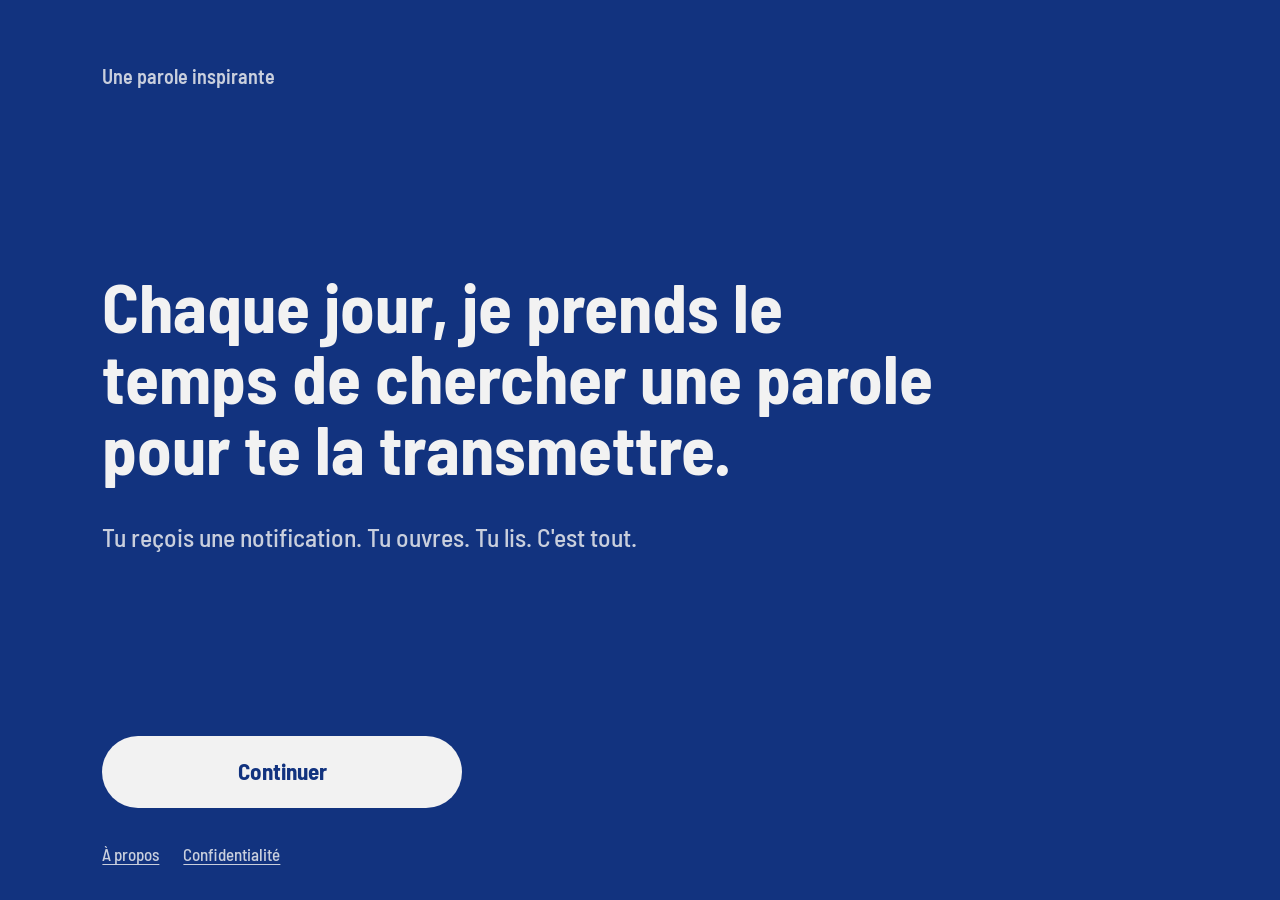
<file: index.html>
<!doctype html>
<html lang="fr">
<head>
  <meta charset="utf-8">
  <meta name="viewport" content="width=device-width, initial-scale=1, viewport-fit=cover">
  <meta name="theme-color" content="#12337F">
  <meta name="apple-mobile-web-app-capable" content="yes">
  <meta name="mobile-web-app-capable" content="yes">
  <meta name="apple-mobile-web-app-title" content="Une parole">
  <meta name="apple-mobile-web-app-status-bar-style" content="black-translucent">
  <title>Une parole inspirante</title>
  <meta name="description" content="Chaque jour, j'ai une parole à te transmettre.">
  <link rel="canonical" href="https://une-parole-inspirante.com/">
  <link rel="manifest" href="manifest.webmanifest">
  <link rel="icon" href="icons/icon.svg" type="image/svg+xml">
  <link rel="apple-touch-icon" href="icons/icon-180.png">
  <link rel="preload" href="fonts/barlow-700.woff2" as="font" type="font/woff2" crossorigin>
  <link rel="stylesheet" href="app.css">
</head>
<body>
  <main>
    <section class="view" id="view-welcome" hidden tabindex="-1">
      <p class="caption brand">Une parole inspirante</p>
      <div class="center">
        <h1 class="headline" id="welcome-headline">Chaque jour, je prends le temps de chercher une parole pour te la transmettre.</h1>
        <p class="lede">Tu reçois une notification. Tu ouvres. Tu lis. C'est tout.</p>
      </div>
      <p class="note" id="welcome-note" hidden></p>
      <button class="button" id="welcome-continue" type="button">Continuer</button>
    </section>

    <section class="view" id="view-citation" hidden tabindex="-1">
      <p class="caption" id="citation-date"></p>
      <div class="center">
        <p class="waiting" id="citation-empty" hidden>Ta première parole arrive bientôt.</p>
        <blockquote class="quote" id="citation-body" hidden>
          <p class="quote-text" id="citation-text"></p>
          <footer class="reference" id="citation-reference"></footer>
        </blockquote>
      </div>
    </section>

    <article class="view view-about" id="view-about" hidden tabindex="-1">
      <button class="back" type="button" data-back aria-label="Retour">
        <svg viewBox="0 0 24 24" width="24" height="24" aria-hidden="true"><path d="M15 18l-6-6 6-6" fill="none" stroke="currentColor" stroke-width="2" stroke-linecap="round" stroke-linejoin="round"/></svg>
      </button>
      <h1 class="headline about-title">À propos</h1>
      <div id="about-text">
        <p class="promise">Chaque jour, je prends le temps de chercher une parole pour te la transmettre.</p>
        <p class="promise">Je ne suis qu'un passage. Tu ne sauras pas qui je suis, et ça n'a pas d'importance. Seule la parole compte.</p>
        <p class="promise">Ces paroles sont des versets de la Bible.</p>
        <p class="promise">Tu reçois une notification. Tu ouvres. Tu lis. C'est tout.</p>
        <p class="promise">Si je n'ai rien transmis à 10&nbsp;h, un verset s'affiche automatiquement, dans la traduction Louis Segond 1910. Celui-là, ce n'est pas moi qui l'ai choisi. Avant 10&nbsp;h, tu gardes la parole de la veille.</p>
      </div>
    </article>
  </main>

  <footer class="links" id="links">
    <a href="#a-propos">À propos</a>
    <a href="confidentialite.html">Confidentialité</a>
  </footer>

  <script src="citation.js"></script>
  <script src="app.js"></script>
</body>
</html>
</file>
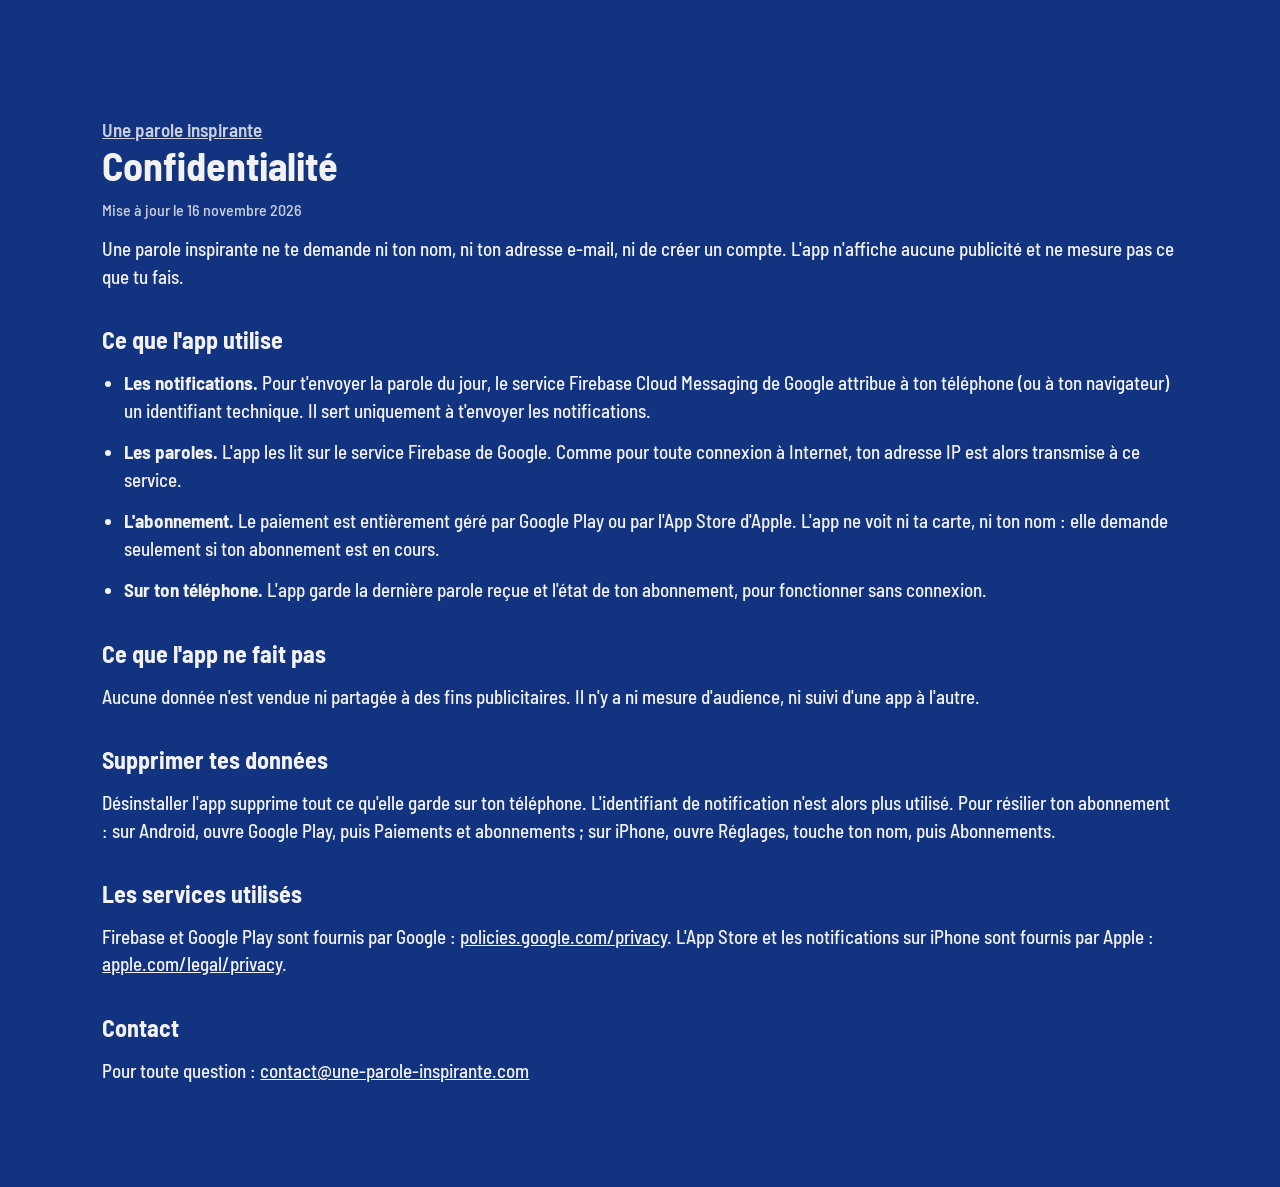
<file: confidentialite.html>
<!doctype html>
<html lang="fr">
<head>
  <meta charset="utf-8">
  <meta name="viewport" content="width=device-width, initial-scale=1, viewport-fit=cover">
  <meta name="theme-color" content="#12337F">
  <title>Confidentialité · Une parole inspirante</title>
  <link rel="canonical" href="https://une-parole-inspirante.com/confidentialite.html">
  <link rel="icon" href="icons/icon.svg" type="image/svg+xml">
  <link rel="stylesheet" href="app.css">
  <style>
    .policy { padding: var(--gutter); }
    .policy h1 { font-size: 40px; font-weight: 700; line-height: 1.05; }
    .policy h2 { margin-top: 36px; font-size: 24px; font-weight: 700; }
    .policy p, .policy li { margin-top: 14px; font-size: 19px; line-height: 1.45; }
    .policy ul { padding-left: 22px; }
    .policy a { color: inherit; }
    .policy .updated { margin-top: 12px; font-size: 16px; color: var(--text-dim); }
  </style>
</head>
<body>
  <main>
    <article class="policy">
      <p class="caption brand"><a href="./">Une parole inspirante</a></p>
      <h1>Confidentialité</h1>
      <p class="updated">Mise à jour le 16 novembre 2026</p>

      <p>Une parole inspirante ne te demande ni ton nom, ni ton adresse e-mail, ni de créer un compte. L'app n'affiche aucune publicité et ne mesure pas ce que tu fais.</p>

      <h2>Ce que l'app utilise</h2>
      <ul>
        <li><strong>Les notifications.</strong> Pour t'envoyer la parole du jour, le service Firebase Cloud Messaging de Google attribue à ton téléphone (ou à ton navigateur) un identifiant technique. Il sert uniquement à t'envoyer les notifications.</li>
        <li><strong>Les paroles.</strong> L'app les lit sur le service Firebase de Google. Comme pour toute connexion à Internet, ton adresse IP est alors transmise à ce service.</li>
        <li><strong>L'abonnement.</strong> Le paiement est entièrement géré par Google Play ou par l'App Store d'Apple. L'app ne voit ni ta carte, ni ton nom : elle demande seulement si ton abonnement est en cours.</li>
        <li><strong>Sur ton téléphone.</strong> L'app garde la dernière parole reçue et l'état de ton abonnement, pour fonctionner sans connexion.</li>
      </ul>

      <h2>Ce que l'app ne fait pas</h2>
      <p>Aucune donnée n'est vendue ni partagée à des fins publicitaires. Il n'y a ni mesure d'audience, ni suivi d'une app à l'autre.</p>

      <h2>Supprimer tes données</h2>
      <p>Désinstaller l'app supprime tout ce qu'elle garde sur ton téléphone. L'identifiant de notification n'est alors plus utilisé. Pour résilier ton abonnement : sur Android, ouvre Google Play, puis Paiements et abonnements ; sur iPhone, ouvre Réglages, touche ton nom, puis Abonnements.</p>

      <h2>Les services utilisés</h2>
      <p>Firebase et Google Play sont fournis par Google : <a href="https://policies.google.com/privacy">policies.google.com/privacy</a>. L'App Store et les notifications sur iPhone sont fournis par Apple : <a href="https://www.apple.com/legal/privacy/">apple.com/legal/privacy</a>.</p>

      <h2>Contact</h2>
      <p>Pour toute question : <a href="mailto:contact@une-parole-inspirante.com">contact@une-parole-inspirante.com</a></p>
    </article>
  </main>
</body>
</html>
</file>
<file: app.css>
/* Mêmes valeurs que android/.../ui/Screens.kt et Theme.kt. */

@font-face { font-family: Barlow; src: url(fonts/barlow-500.woff2) format("woff2"); font-weight: 500; font-display: swap; }
@font-face { font-family: Barlow; src: url(fonts/barlow-600.woff2) format("woff2"); font-weight: 600; font-display: swap; }
@font-face { font-family: Barlow; src: url(fonts/barlow-700.woff2) format("woff2"); font-weight: 700; font-display: swap; }

:root {
  --blue: #12337F;
  --text: #F2F2F2;
  --text-dim: rgba(242, 242, 242, .82);
  --gutter: 32px;
}

* { box-sizing: border-box; margin: 0; }

html {
  background: var(--blue);
  -webkit-text-size-adjust: 100%;
  -webkit-tap-highlight-color: transparent;
}

body {
  display: flex;
  flex-direction: column;
  min-height: 100vh;
  min-height: 100dvh;
  padding: env(safe-area-inset-top) env(safe-area-inset-right) env(safe-area-inset-bottom) env(safe-area-inset-left);
  background: var(--blue);
  color: var(--text);
  font: 500 16px/1.2 Barlow, sans-serif;
  overflow-wrap: break-word;
}

main {
  flex: 1;
  display: flex;
  flex-direction: column;
  width: 100%;
  max-width: 560px;
  margin-inline: auto;
}

.view {
  flex: 1;
  display: flex;
  flex-direction: column;
  padding: var(--gutter) var(--gutter) 12px;
  outline: none;
}
.view[hidden], .links[hidden], [hidden] { display: none; }

.center {
  flex: 1;
  display: flex;
  flex-direction: column;
  justify-content: center;
  padding-block: 16px;
}

.caption { font-size: 18px; color: var(--text-dim); }
.brand { font-weight: 600; }

.headline { font-size: 48px; font-weight: 700; line-height: 1.05; }
.lede { margin-top: 24px; font-size: 21px; line-height: 1.35; color: var(--text-dim); }
.note { margin-bottom: 16px; font-size: 16px; color: var(--text-dim); text-align: center; }

.promise { margin-top: 28px; font-size: 22px; line-height: 1.35; }

.quote { display: flex; flex-direction: column; }
.quote-text { font-size: 52px; font-weight: 700; line-height: 1.08; white-space: pre-line; }
.reference { margin-top: 24px; font-size: 18px; font-weight: 600; }
.waiting { font-size: 40px; font-weight: 700; line-height: 1.08; }

.about-title { margin-top: 12px; }
.view-about .promise { margin-top: 24px; }
.view-about { padding-bottom: var(--gutter); }

.button {
  flex: none;
  width: 100%;
  height: 60px;
  border: 0;
  border-radius: 30px;
  background: var(--text);
  color: var(--blue);
  font: 700 21px/1.2 Barlow, sans-serif;
  cursor: pointer;
}
.button:active { opacity: .85; }

.back {
  flex: none;
  display: grid;
  place-items: center;
  width: 48px;
  height: 48px;
  margin-left: -12px;
  border: 0;
  border-radius: 50%;
  background: none;
  color: var(--text);
  cursor: pointer;
}
.back:active { background: rgba(242, 242, 242, .14); }

.links {
  flex: none;
  display: flex;
  justify-content: center;
  padding-bottom: 8px;
}
.links a {
  display: inline-flex;
  align-items: center;
  min-height: 44px;
  padding-inline: 12px;
  color: var(--text-dim);
  font-size: 16px;
  text-underline-offset: 3px;
}

/* Version desktop : le mobile ci-dessus reste celui de l'app Android. Ici, la page occupe tout l'écran :
   marges et textes suivent la largeur de la fenêtre. */
@media (min-width: 720px) {
  :root {
    --gutter: clamp(64px, 8vw, 200px);
    --gutter-top: clamp(48px, 5vw, 96px);
  }

  main { max-width: none; }
  .view { padding-top: var(--gutter-top); padding-bottom: 24px; }
  .center { padding-block: 40px; }

  .caption { font-size: clamp(20px, 1.5vw, 28px); }
  .headline { max-width: 66vw; font-size: clamp(56px, 5.4vw, 112px); line-height: 1.03; }
  .lede { max-width: 48ch; margin-top: 36px; font-size: clamp(24px, 2vw, 36px); }
  .note { margin-bottom: 20px; font-size: clamp(17px, 1.25vw, 22px); text-align: left; }

  .quote-text { max-width: 76vw; font-size: clamp(64px, 6.6vw, 136px); line-height: 1.06; }
  .reference { margin-top: 36px; font-size: clamp(22px, 1.7vw, 32px); }
  .waiting { max-width: 66vw; font-size: clamp(56px, 5.4vw, 112px); }

  .promise { max-width: 52ch; margin-top: 32px; font-size: clamp(24px, 1.9vw, 34px); }
  .about-title { font-size: clamp(64px, 6vw, 120px); }
  .view-about .promise { margin-top: 32px; }

  .button { align-self: flex-start; width: auto; min-width: 360px; height: 72px; padding-inline: 48px; border-radius: 36px; font-size: 23px; }
  .back { width: 56px; height: 56px; }

  .links { justify-content: flex-start; padding: 0 calc(var(--gutter) - 12px) 24px; }
  .links a { font-size: clamp(17px, 1.25vw, 22px); }
}

@media (hover: hover) {
  .button:hover { opacity: .92; }
  .back:hover { background: rgba(242, 242, 242, .1); }
  .links a:hover { color: var(--text); }
}

:focus-visible { outline: 3px solid var(--text); outline-offset: 3px; }
.view:focus-visible { outline: none; }
</file>
